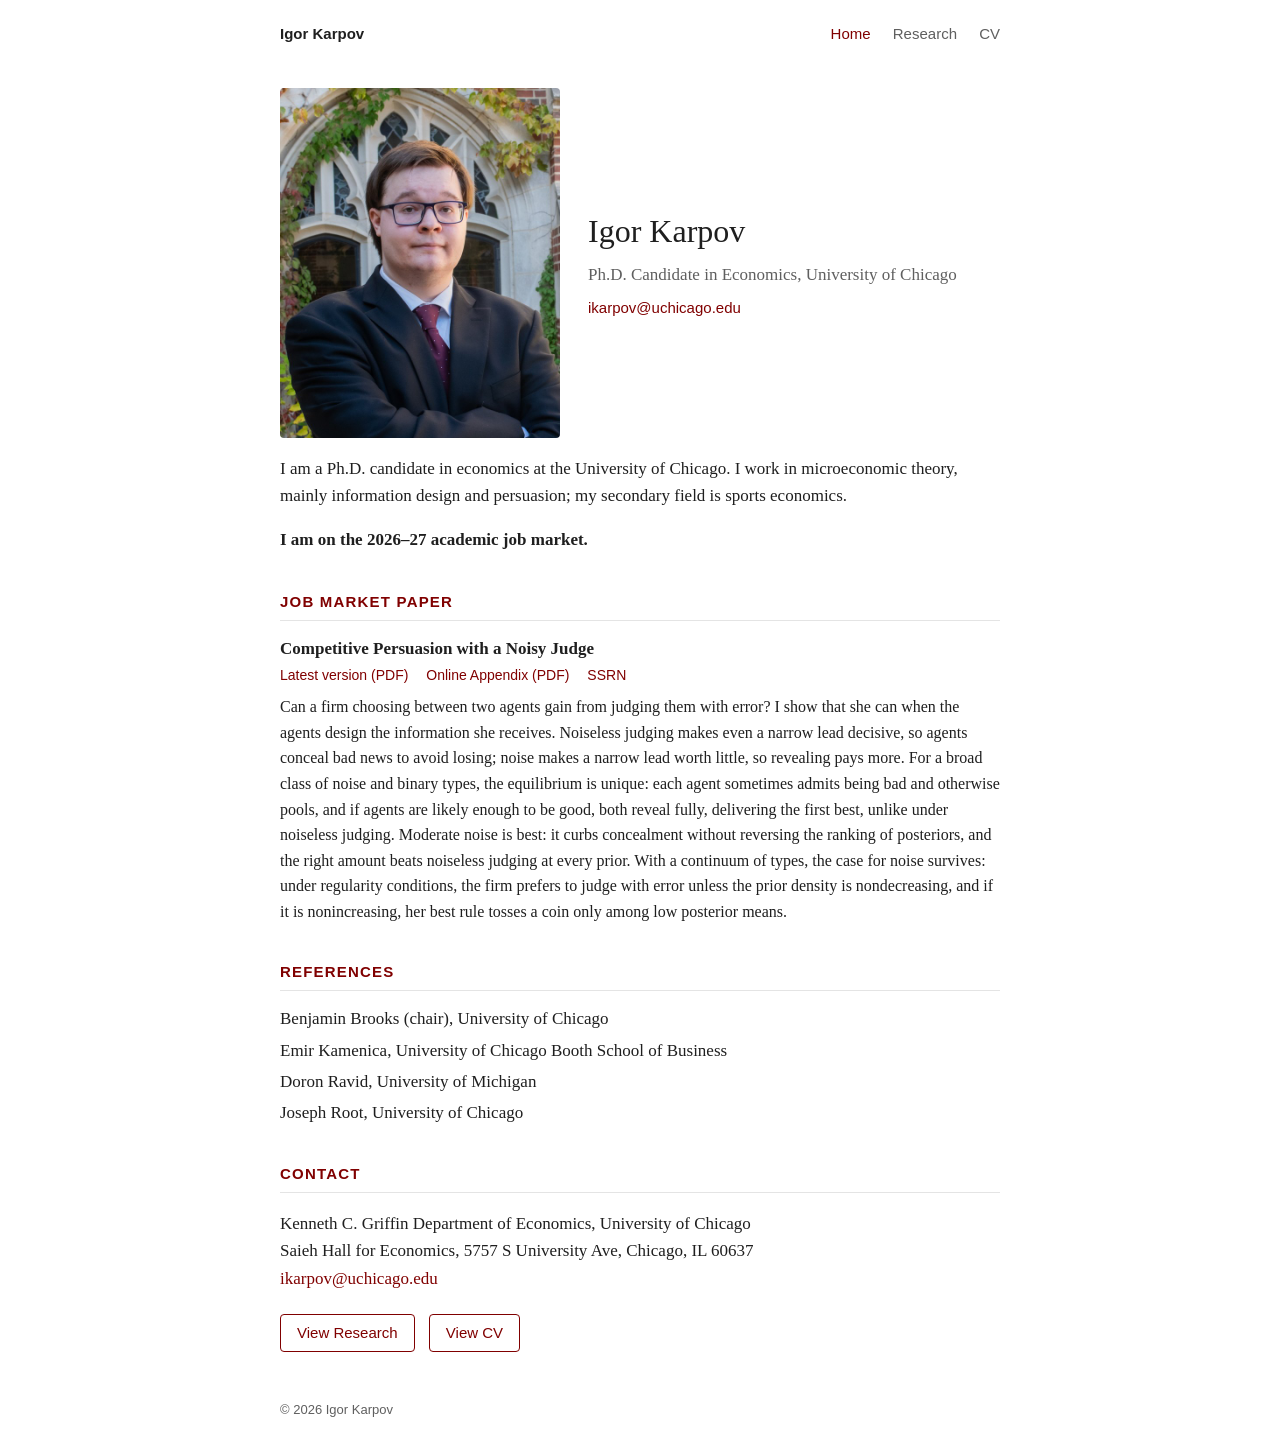
<file: index.html>
<!doctype html>
<html lang="en">
<head>
  <meta charset="utf-8">
  <meta name="viewport" content="width=device-width, initial-scale=1">
  <title>Igor Karpov</title>
  <meta name="description" content="Igor Karpov, Ph.D. candidate in economics at the University of Chicago. Microeconomic theory: information design and persuasion.">
  <link rel="stylesheet" href="style.css">
</head>
<body>
  <header class="site">
    <a class="home" href="index.html">Igor Karpov</a>
    <nav>
      <a class="active" href="index.html">Home</a>
      <a href="research.html">Research</a>
      <a href="Karpov_CV.pdf">CV</a>
    </nav>
  </header>

  <main>
    <section class="intro">
      <img src="photo.jpg" alt="Igor Karpov" onerror="this.style.display='none'">
      <div>
        <h1>Igor Karpov</h1>
        <p class="role">Ph.D. Candidate in Economics, University of Chicago</p>
        <p class="contact"><a href="mailto:ikarpov@uchicago.edu">ikarpov@uchicago.edu</a></p>
      </div>
    </section>

    <p>I am a Ph.D. candidate in economics at the University of Chicago. I work in microeconomic theory, mainly information design and persuasion; my secondary field is sports economics.</p>
    <p><strong>I am on the 2026&ndash;27 academic job market.</strong></p>

    <h2>Job Market Paper</h2>
    <div class="paper">
      <div class="title">Competitive Persuasion with a Noisy Judge</div>
      <div class="links">
        <a href="Karpov_JMP.pdf">Latest version (PDF)</a>
        <a href="Karpov_JMP_Online_Appendix.pdf">Online Appendix (PDF)</a>
        <a href="https://papers.ssrn.com/sol3/papers.cfm?abstract_id=5407206">SSRN</a>
      </div>
      <p class="abstract">Can a firm choosing between two agents gain from judging them with error? I show that she can when the agents design the information she receives. Noiseless judging makes even a narrow lead decisive, so agents conceal bad news to avoid losing; noise makes a narrow lead worth little, so revealing pays more. For a broad class of noise and binary types, the equilibrium is unique: each agent sometimes admits being bad and otherwise pools, and if agents are likely enough to be good, both reveal fully, delivering the first best, unlike under noiseless judging. Moderate noise is best: it curbs concealment without reversing the ranking of posteriors, and the right amount beats noiseless judging at every prior. With a continuum of types, the case for noise survives: under regularity conditions, the firm prefers to judge with error unless the prior density is nondecreasing, and if it is nonincreasing, her best rule tosses a coin only among low posterior means.</p>
    </div>

    <h2>References</h2>
    <ul class="plain">
      <li>Benjamin Brooks (chair), University of Chicago</li>
      <li>Emir Kamenica, University of Chicago Booth School of Business</li>
      <li>Doron Ravid, University of Michigan</li>
      <li>Joseph Root, University of Chicago</li>
    </ul>

    <h2>Contact</h2>
    <p>Kenneth C. Griffin Department of Economics, University of Chicago<br>
    Saieh Hall for Economics, 5757 S University Ave, Chicago, IL 60637<br>
    <a href="mailto:ikarpov@uchicago.edu">ikarpov@uchicago.edu</a></p>

    <div class="buttons">
      <a href="research.html">View Research</a>
      <a href="Karpov_CV.pdf">View CV</a>
    </div>
  </main>

  <footer>&copy; 2026 Igor Karpov</footer>
</body>
</html>
</file>
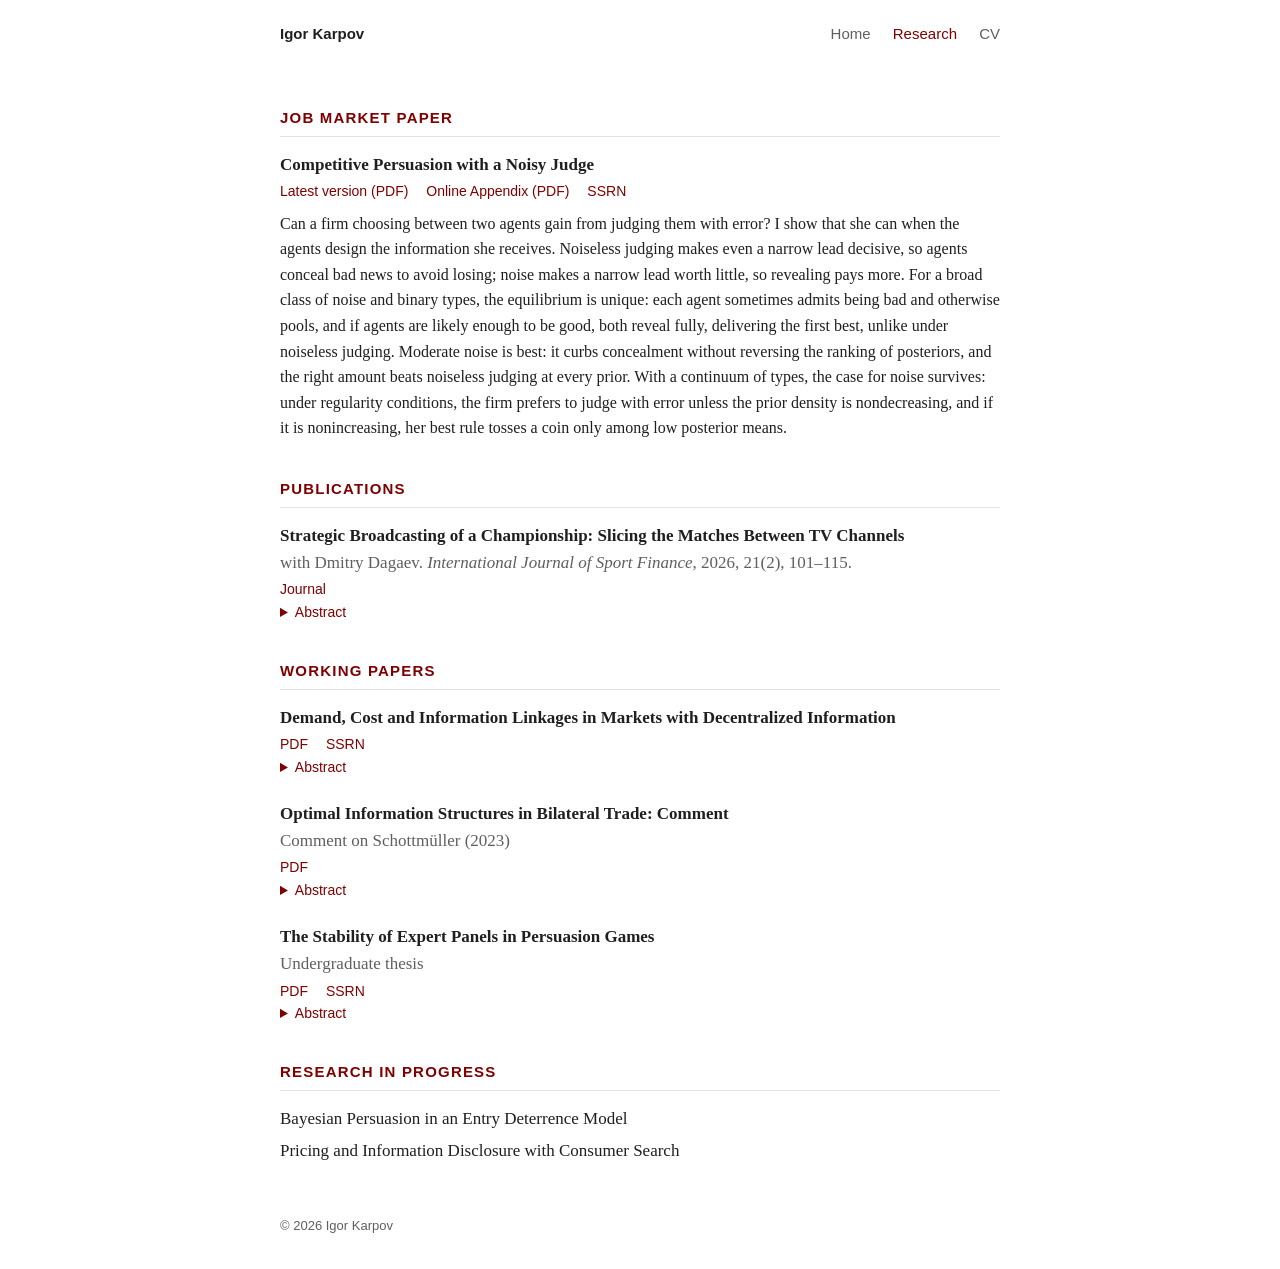
<file: research.html>
<!doctype html>
<html lang="en">
<head>
  <meta charset="utf-8">
  <meta name="viewport" content="width=device-width, initial-scale=1">
  <title>Research | Igor Karpov</title>
  <meta name="description" content="Research by Igor Karpov: job market paper, publications, working papers.">
  <link rel="stylesheet" href="style.css">
</head>
<body>
  <header class="site">
    <a class="home" href="index.html">Igor Karpov</a>
    <nav>
      <a href="index.html">Home</a>
      <a class="active" href="research.html">Research</a>
      <a href="Karpov_CV.pdf">CV</a>
    </nav>
  </header>

  <main>
    <h2>Job Market Paper</h2>
    <div class="paper">
      <div class="title">Competitive Persuasion with a Noisy Judge</div>
      <div class="links">
        <a href="Karpov_JMP.pdf">Latest version (PDF)</a>
        <a href="Karpov_JMP_Online_Appendix.pdf">Online Appendix (PDF)</a>
        <a href="https://papers.ssrn.com/sol3/papers.cfm?abstract_id=5407206">SSRN</a>
      </div>
      <p class="abstract">Can a firm choosing between two agents gain from judging them with error? I show that she can when the agents design the information she receives. Noiseless judging makes even a narrow lead decisive, so agents conceal bad news to avoid losing; noise makes a narrow lead worth little, so revealing pays more. For a broad class of noise and binary types, the equilibrium is unique: each agent sometimes admits being bad and otherwise pools, and if agents are likely enough to be good, both reveal fully, delivering the first best, unlike under noiseless judging. Moderate noise is best: it curbs concealment without reversing the ranking of posteriors, and the right amount beats noiseless judging at every prior. With a continuum of types, the case for noise survives: under regularity conditions, the firm prefers to judge with error unless the prior density is nondecreasing, and if it is nonincreasing, her best rule tosses a coin only among low posterior means.</p>
    </div>

    <h2>Publications</h2>
    <div class="paper">
      <div class="title">Strategic Broadcasting of a Championship: Slicing the Matches Between TV Channels</div>
      <div class="meta">with Dmitry Dagaev. <em>International Journal of Sport Finance</em>, 2026, 21(2), 101&ndash;115.</div>
      <div class="links">
        <a href="https://journals.sagepub.com/doi/abs/10.1177/15586235251403234">Journal</a>
      </div>
      <details>
        <summary>Abstract</summary>
        <p class="abstract">Consider a company that owns two sports TV channels: a popular free-to-air channel and a narrow-profile pay one. The company bought the broadcasting rights for a round-robin championship. When developing the broadcasting strategy, the company&rsquo;s management faces the trade-off between inducing viewers to subscribe to the pay-TV channel and getting revenues from advertisements on the free-to-air channel. Motivated by an anecdotal case of a significant drop in the percentage of broadcasts of best teams among all broadcasts on a free-to-air channel, we propose a theoretical model of broadcasting the championship. We demonstrate that a wide range of strategies can be optimal depending on the market parameters. Whereas the intermediate strategy of broadcasting just weak matches (instead of broadcasting top matches or broadcasting nothing) on the free-to-air channel seems puzzling, we show formally that it can be fully rational for some market configurations. Therefore, we rationalize the puzzling strategy used by the company&rsquo;s management in the motivational example.</p>
      </details>
    </div>

    <h2>Working Papers</h2>
    <div class="paper">
      <div class="title">Demand, Cost and Information Linkages in Markets with Decentralized Information</div>
      <div class="links">
        <a href="Karpov_Market_Linkages.pdf">PDF</a>
        <a href="https://papers.ssrn.com/sol3/papers.cfm?abstract_id=5647691">SSRN</a>
      </div>
      <details>
        <summary>Abstract</summary>
        <p class="abstract">How do linkages between markets affect the way producers competing in supply schedules use dispersed information about their costs? On their own, both the demand and the cost linkage let the error in one market's public information distort output in the other, and raise welfare losses. A demand linkage acts only through prices: it raises the efficient weight on private information about the own cost, toward the market's excessive weight, and lowers the share of the value of cost information that is lost. A cost linkage also acts through marginal costs: it lowers this efficient weight and raises this share. The two effects cancel when demand and cost parameters are proportional: what matters is the misalignment of the two linkages, not their strength. In symmetric markets, correlated public information moves the response to the other market against both structural linkages and can offset either of them. When firms learn from prices, the demand and the cost linkage also change what the prices reveal and make them correlated public signals. The efficient welfare loss still falls as information becomes more precise, but the weights on private information about the own cost can move in either direction as either linkage strengthens.</p>
      </details>
    </div>

    <div class="paper">
      <div class="title">Optimal Information Structures in Bilateral Trade: Comment</div>
      <div class="meta">Comment on Schottm&uuml;ller (2023)</div>
      <div class="links">
        <a href="Karpov_Bilateral_Trade_Comment.pdf">PDF</a>
      </div>
      <details>
        <summary>Abstract</summary>
        <p class="abstract">Schottm&uuml;ller (2023) studies the joint design of information structures and trading mechanisms that maximize expected gains from trade subject to incentive compatibility, participation, and budget balance. Several of its proofs rely on the claim that a solution of the constrained problem globally maximizes the associated Lagrangian for some nonnegative multiplier. The program is not concave in the joint variables, so this step is not justified. We show that the conclusion of Proposition 2 is false: for a pair of atomless priors and five signals per side, every optimal solution has a stochastic allocation. We then give proofs that do not use the Lagrangian step. The conclusion of Proposition 1, that optimal information structures are monotone partitions, holds for all atomless priors with compact interval supports. The allocation is deterministic for uniform priors and, more generally, under explicit conditions on the quantile functions. For binary types, the optimum is buyer-revealing or seller-revealing for every number of signals, also when the buyer initially owns a share of the good.</p>
      </details>
    </div>

    <div class="paper">
      <div class="title">The Stability of Expert Panels in Persuasion Games</div>
      <div class="meta">Undergraduate thesis</div>
      <div class="links">
        <a href="Karpov_Expert_Panels.pdf">PDF</a>
        <a href="https://papers.ssrn.com/sol3/papers.cfm?abstract_id=7538640">SSRN</a>
      </div>
      <details>
        <summary>Abstract</summary>
        <p class="abstract">Can adding an expert to a panel make a decision-maker worse off, even though the expert can only reveal information? I study a persuasion game in which a decision-maker consults a panel of experts who have state-independent agendas, may be uninformed, and can only disclose or conceal verifiable evidence. A new expert reveals some states that were concealed, but he also shifts the decision-maker's default action, the action she takes when no expert reports, and the other experts adjust what they reveal. I show that a panel of sufficiently extreme experts is stable: no additional expert, whatever his agenda and quality, makes the decision-maker worse off. A panel of moderate experts is generically unstable: for every quality level, some expert close to the default action shifts it so that an incumbent stops revealing states far from it. With commitment to the default action every panel is stable, and extreme panels behave as if the decision-maker could commit. Polarized committees can therefore be expanded safely, while adding a centrist to a moderate committee can backfire.</p>
      </details>
    </div>

    <h2>Research in Progress</h2>
    <ul class="plain">
      <li>Bayesian Persuasion in an Entry Deterrence Model</li>
      <li>Pricing and Information Disclosure with Consumer Search</li>
    </ul>
  </main>

  <footer>&copy; 2026 Igor Karpov</footer>
</body>
</html>
</file>
<file: style.css>
:root {
  --text: #1f1f1f;
  --muted: #5f5f5f;
  --accent: #800000;
  --rule: #e4e4e4;
  --bg: #ffffff;
}

* { box-sizing: border-box; }

body {
  margin: 0;
  background: var(--bg);
  color: var(--text);
  font-family: Georgia, "Times New Roman", serif;
  font-size: 17px;
  line-height: 1.6;
}

a { color: var(--accent); text-decoration: none; }
a:hover { text-decoration: underline; }

header.site {
  max-width: 760px;
  margin: 0 auto;
  padding: 22px 20px 0;
  display: flex;
  justify-content: space-between;
  align-items: baseline;
  font-family: -apple-system, "Segoe UI", Helvetica, Arial, sans-serif;
  font-size: 15px;
}
header.site .home { color: var(--text); font-weight: 600; }
header.site nav a { margin-left: 18px; color: var(--muted); }
header.site nav a.active { color: var(--accent); }

main {
  max-width: 760px;
  margin: 0 auto;
  padding: 24px 20px 48px;
}

.intro {
  display: flex;
  gap: 28px;
  align-items: center;
  margin: 18px 0 8px;
}
.intro img {
  width: 280px;
  height: 350px;
  border-radius: 4px;
  object-fit: cover;
  flex-shrink: 0;
}
.intro h1 { margin: 0; font-size: 32px; font-weight: normal; }
.intro .role { margin: 4px 0 0; color: var(--muted); }
.intro .contact {
  margin: 8px 0 0;
  font-family: -apple-system, "Segoe UI", Helvetica, Arial, sans-serif;
  font-size: 15px;
}

h2 {
  font-size: 15px;
  letter-spacing: 0.08em;
  text-transform: uppercase;
  color: var(--accent);
  font-family: -apple-system, "Segoe UI", Helvetica, Arial, sans-serif;
  border-bottom: 1px solid var(--rule);
  padding-bottom: 6px;
  margin: 36px 0 14px;
}

.paper { margin: 0 0 22px; }
.paper .title { font-weight: bold; }
.paper .meta { color: var(--muted); }
.paper .links {
  font-family: -apple-system, "Segoe UI", Helvetica, Arial, sans-serif;
  font-size: 14px;
  margin-top: 2px;
}
.paper .links a { margin-right: 14px; }
.paper .abstract { margin: 8px 0 0; font-size: 16px; }

details summary {
  cursor: pointer;
  font-family: -apple-system, "Segoe UI", Helvetica, Arial, sans-serif;
  font-size: 14px;
  color: var(--accent);
}

.buttons { margin-top: 22px; }
.buttons a {
  display: inline-block;
  border: 1px solid var(--accent);
  border-radius: 4px;
  padding: 6px 16px;
  margin-right: 10px;
  font-family: -apple-system, "Segoe UI", Helvetica, Arial, sans-serif;
  font-size: 15px;
}

ul.plain { list-style: none; padding: 0; margin: 0; }
ul.plain li { margin-bottom: 4px; }

footer {
  max-width: 760px;
  margin: 0 auto;
  padding: 0 20px 32px;
  color: var(--muted);
  font-size: 13px;
  font-family: -apple-system, "Segoe UI", Helvetica, Arial, sans-serif;
}

@media (max-width: 560px) {
  .intro { flex-direction: column; align-items: flex-start; gap: 16px; }
  .intro img { width: 200px; height: 250px; }
  header.site nav a { margin-left: 12px; }
}
</file>
